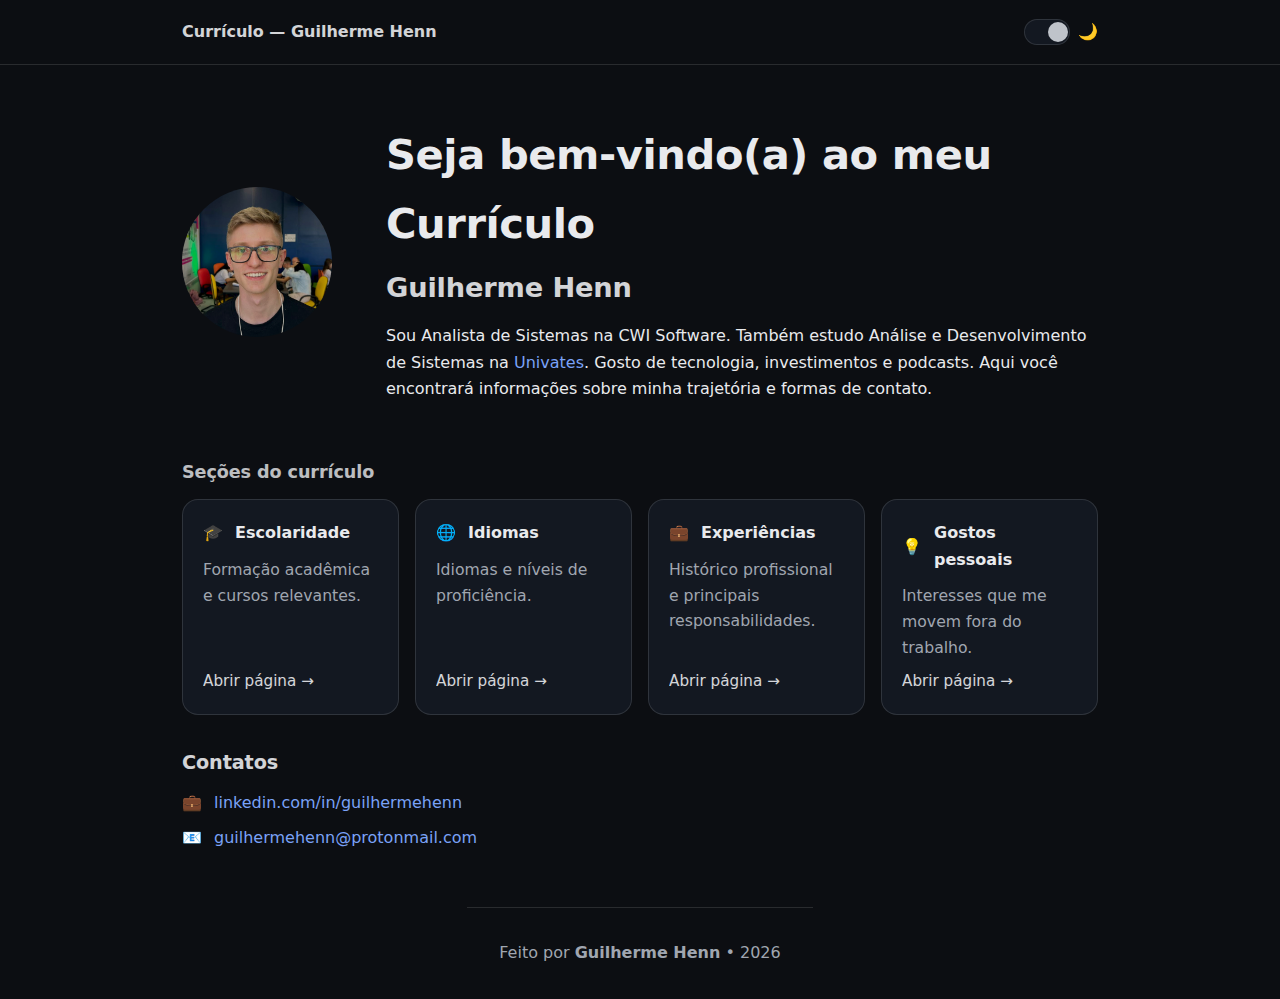
<file: index.html>
<!doctype html>
<html lang="pt-BR" data-theme="dark">
<head>
  <meta charset="utf-8" />
  <meta name="viewport" content="width=device-width, initial-scale=1" />
  <meta name="color-scheme" content="dark light">
  <title>Currículo — Guilherme Henn</title>
  <meta name="description" content="Currículo de Guilherme Henn — Analista de Sistemas na CWI Software. Trajetória, projetos e contato.">
  <link rel="stylesheet" href="./css/style.css">
</head>
<body>
  <!-- Cabeçalho -->
  <header class="topbar" aria-label="Cabeçalho do site">
    <div class="container topbar-inner">
      <div class="brand">Currículo — Guilherme Henn</div>
      <label class="switch" id="themeSwitchLabel" title="Alternar tema">
        <input type="checkbox" id="themeSwitch" aria-label="Alternar tema claro/escuro">
        <span class="slider" aria-hidden="true"></span>
        <span class="switch-emoji" id="switchEmoji" aria-hidden="true">🌙</span>
      </label>
    </div>
  </header>

  <main class="container">
    <!-- Intro -->
    <section class="intro" aria-labelledby="titulo-intro">
      <div class="perfil">
        <img
          src="./img/minha-foto.png"
          alt="Retrato de Guilherme Henn"
          class="foto-perfil"
          width="150" height="150"
          loading="lazy" decoding="async"
        />
      </div>
      <div class="texto">
        <h1 id="titulo-intro">Seja bem-vindo(a) ao meu Currículo</h1>
        <h2>Guilherme Henn</h2>
        <p>
          Sou Analista de Sistemas na CWI Software. Também estudo Análise e Desenvolvimento de Sistemas na
          <a href="https://www.univates.br/" target="_blank" rel="noopener noreferrer">Univates</a>.
          Gosto de tecnologia, investimentos e podcasts. Aqui você encontrará informações sobre minha trajetória e formas de contato.
        </p>
      </div>
    </section>

    <!-- Seções -->
    <section class="sections" aria-labelledby="titulo-sections">
      <h2 id="titulo-sections">Seções do currículo</h2>
      <div class="shortcut-grid">
        <a class="shortcut shortcut-lg" href="escolaridade.html">
          <div class="title">🎓 <span>Escolaridade</span></div>
          <p>Formação acadêmica e cursos relevantes.</p>
          <span class="cta">Abrir página →</span>
        </a>
        <a class="shortcut shortcut-lg" href="idiomas.html">
          <div class="title">🌐 <span>Idiomas</span></div>
          <p>Idiomas e níveis de proficiência.</p>
          <span class="cta">Abrir página →</span>
        </a>
        <a class="shortcut shortcut-lg" href="experiencias.html">
          <div class="title">💼 <span>Experiências</span></div>
          <p>Histórico profissional e principais responsabilidades.</p>
          <span class="cta">Abrir página →</span>
        </a>
        <a class="shortcut shortcut-lg" href="gostos.html">
          <div class="title">💡 <span>Gostos pessoais</span></div>
          <p>Interesses que me movem fora do trabalho.</p>
          <span class="cta">Abrir página →</span>
        </a>
      </div>
    </section>

    <!-- Contatos -->
    <section class="contacts" aria-labelledby="titulo-contatos">
      <h2 id="titulo-contatos">Contatos</h2>
      <ul class="contact-list">
        <li>
          <a class="contact-link" href="https://www.linkedin.com/in/guilhermehenn/" target="_blank" rel="noopener noreferrer">
            <span class="emoji" aria-hidden="true">💼</span>
            <span>linkedin.com/in/guilhermehenn</span>
          </a>
        </li>
        <li>
          <a class="contact-link" href="mailto:guilhermehenn@protonmail.com">
            <span class="emoji" aria-hidden="true">📧</span>
            <span>guilhermehenn@protonmail.com</span>
          </a>
        </li>
      </ul>
    </section>
  </main>

  <footer aria-label="Rodapé do site" class="container footer">
    <p>Feito por <strong>Guilherme Henn</strong> • <span id="year"></span></p>
  </footer>

  <script src="./js/script.js" defer></script>
</body>
</html>
</file>
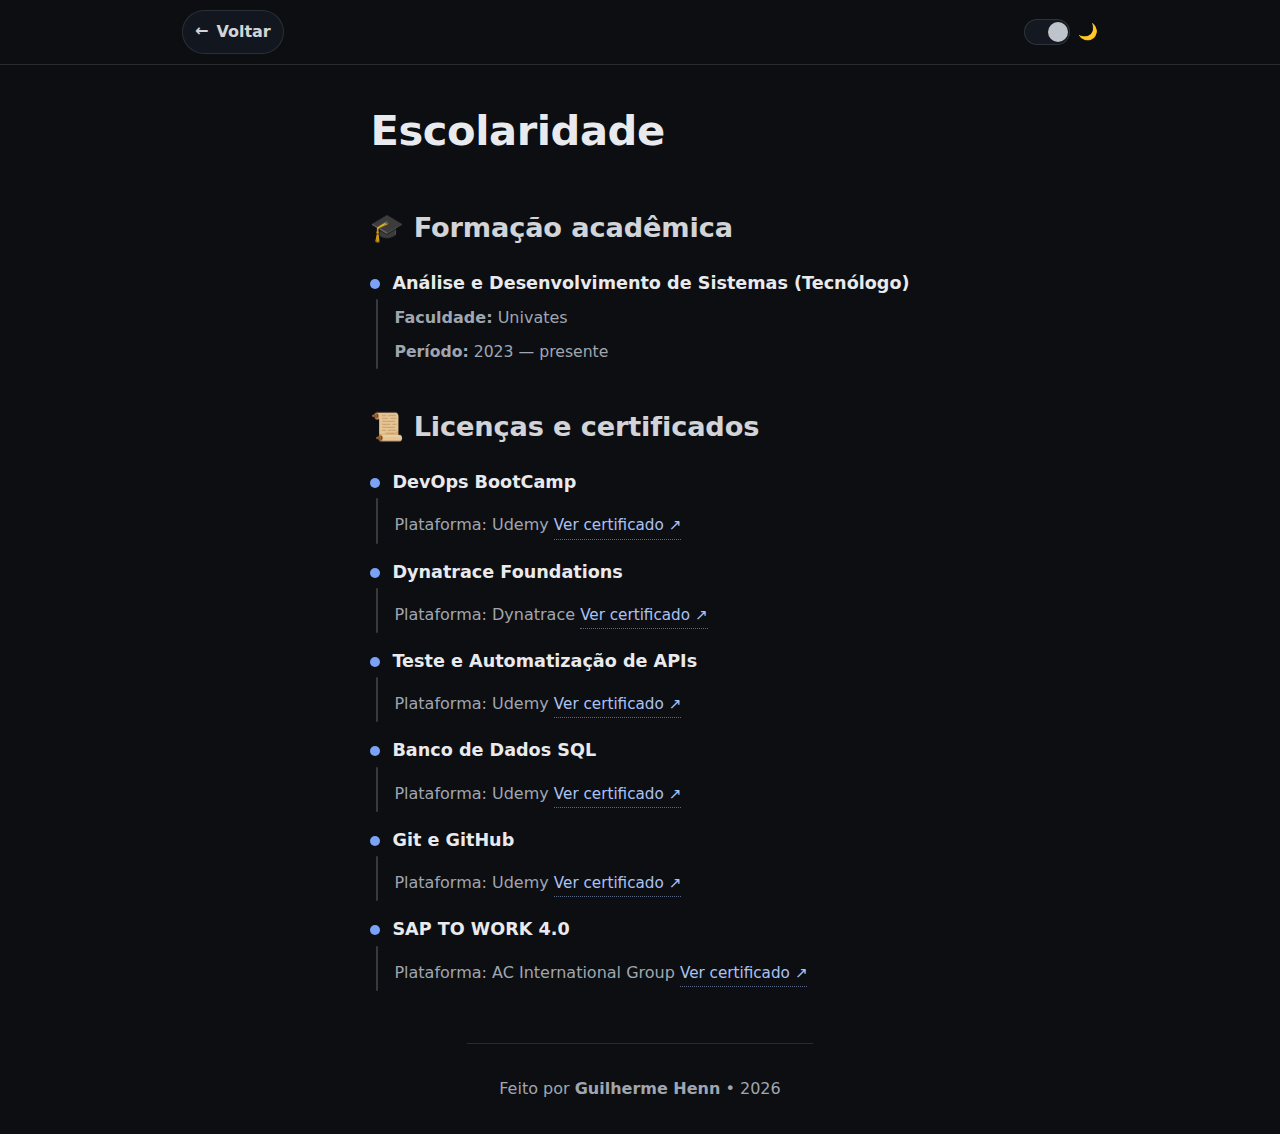
<file: escolaridade.html>
<!doctype html>
<html lang="pt-BR" data-theme="dark">
<head>
  <meta charset="utf-8" />
  <meta name="viewport" content="width=device-width, initial-scale=1" />
  <meta name="color-scheme" content="dark light">
  <title>Escolaridade — Guilherme Henn</title>
  <meta name="description" content="Formação acadêmica e certificados de Guilherme Henn.">
  <link rel="stylesheet" href="./css/style.css">
</head>
<body>
  <header class="topbar" aria-label="Cabeçalho do site">
    <div class="container topbar-inner">
      <div class="brand"><a href="index.html" class="brand-link">Voltar</a></div>
      <label class="switch" title="Alternar tema">
        <input type="checkbox" id="themeSwitch" aria-label="Alternar tema claro/escuro">
        <span class="slider" aria-hidden="true"></span>
        <span class="switch-emoji" id="switchEmoji" aria-hidden="true">🌙</span>
      </label>
    </div>
  </header>

  <main class="container">
    <h1>Escolaridade</h1>

    <section class="education-block" aria-labelledby="formacao">
      <h2 id="formacao">🎓 Formação acadêmica</h2>

      <ul class="edu-timeline">
        <li class="edu-item">
          <div class="edu-head">
            <span class="dot" aria-hidden="true"></span>
            <h3 class="edu-title">Análise e Desenvolvimento de Sistemas (Tecnólogo)</h3>
          </div>
          <div class="edu-body">
            <p class="edu-sub"><strong>Faculdade:</strong> Univates</p>
            <p class="edu-dates"><strong>Período:</strong> 2023 — presente</p>
          </div>
        </li>
      </ul>
    </section>

    <section class="education-block" aria-labelledby="certificados">
      <h2 id="certificados">📜 Licenças e certificados</h2>

      <ul class="cert-timeline">
        <li class="cert-item">
          <div class="cert-head">
            <span class="dot" aria-hidden="true"></span>
            <h3 class="cert-title">DevOps BootCamp</h3>
          </div>
          <div class="cert-body">
            <span class="cert-platform">Plataforma: Udemy</span>
            <a class="cert-link" href="https://drive.google.com/file/d/1ug7d21Tdp8vXVIGknGOIw13OTPRntxEQ/view?usp=sharing" target="_blank" rel="noopener noreferrer">Ver certificado ↗</a>
          </div>
        </li>
        <li class="cert-item">
          <div class="cert-head">
            <span class="dot" aria-hidden="true"></span>
            <h3 class="cert-title">Dynatrace Foundations</h3>
          </div>
          <div class="cert-body">
            <span class="cert-platform">Plataforma: Dynatrace</span>
            <a class="cert-link" href="https://drive.google.com/file/d/13G8OVN8kffuInPaghGd1hmrhLRNnXyQM/view?usp=sharing" target="_blank" rel="noopener noreferrer">Ver certificado ↗</a>
          </div>
        </li>
        <li class="cert-item">
          <div class="cert-head">
            <span class="dot" aria-hidden="true"></span>
            <h3 class="cert-title">Teste e Automatização de APIs</h3>
          </div>
          <div class="cert-body">
            <span class="cert-platform">Plataforma: Udemy</span>
            <a class="cert-link" href="https://drive.google.com/file/d/1Z-P7j1h7PSyw423lBSNmfkR_3f4Iqcvo/view?usp=sharing" target="_blank" rel="noopener noreferrer">Ver certificado ↗</a>
          </div>
        </li>
        <li class="cert-item">
          <div class="cert-head">
            <span class="dot" aria-hidden="true"></span>
            <h3 class="cert-title">Banco de Dados SQL</h3>
          </div>
          <div class="cert-body">
            <span class="cert-platform">Plataforma: Udemy</span>
            <a class="cert-link" href="https://drive.google.com/file/d/1_HiSHax8mkBX0iwAXPDMqDoeI_nur8Af/view?usp=sharing" target="_blank" rel="noopener noreferrer">Ver certificado ↗</a>
          </div>
        </li>
        <li class="cert-item">
          <div class="cert-head">
            <span class="dot" aria-hidden="true"></span>
            <h3 class="cert-title">Git e GitHub</h3>
          </div>
          <div class="cert-body">
            <span class="cert-platform">Plataforma: Udemy</span>
            <a class="cert-link" href="https://drive.google.com/file/d/17NVOmRgsOq34mG8qhy71EbasNcKSBqun/view?usp=sharing" target="_blank" rel="noopener noreferrer">Ver certificado ↗</a>
          </div>
        </li>
        <li class="cert-item">
          <div class="cert-head">
            <span class="dot" aria-hidden="true"></span>
            <h3 class="cert-title">SAP TO WORK 4.0</h3>
          </div>
          <div class="cert-body">
            <span class="cert-platform">Plataforma: AC International Group</span>
            <a class="cert-link" href="https://drive.google.com/file/d/1LuY0qEtc_Io4BvnniglsIHLYaVFP-zMr/view?usp=sharing" target="_blank" rel="noopener noreferrer">Ver certificado ↗</a>
          </div>
        </li>
      </ul>
    </section>
  </main>

  <footer class="container footer">
    <p>Feito por <strong>Guilherme Henn</strong> • <span id="year"></span></p>
  </footer>

  <script src="./js/script.js" defer></script>
</body>
</html>
</file>
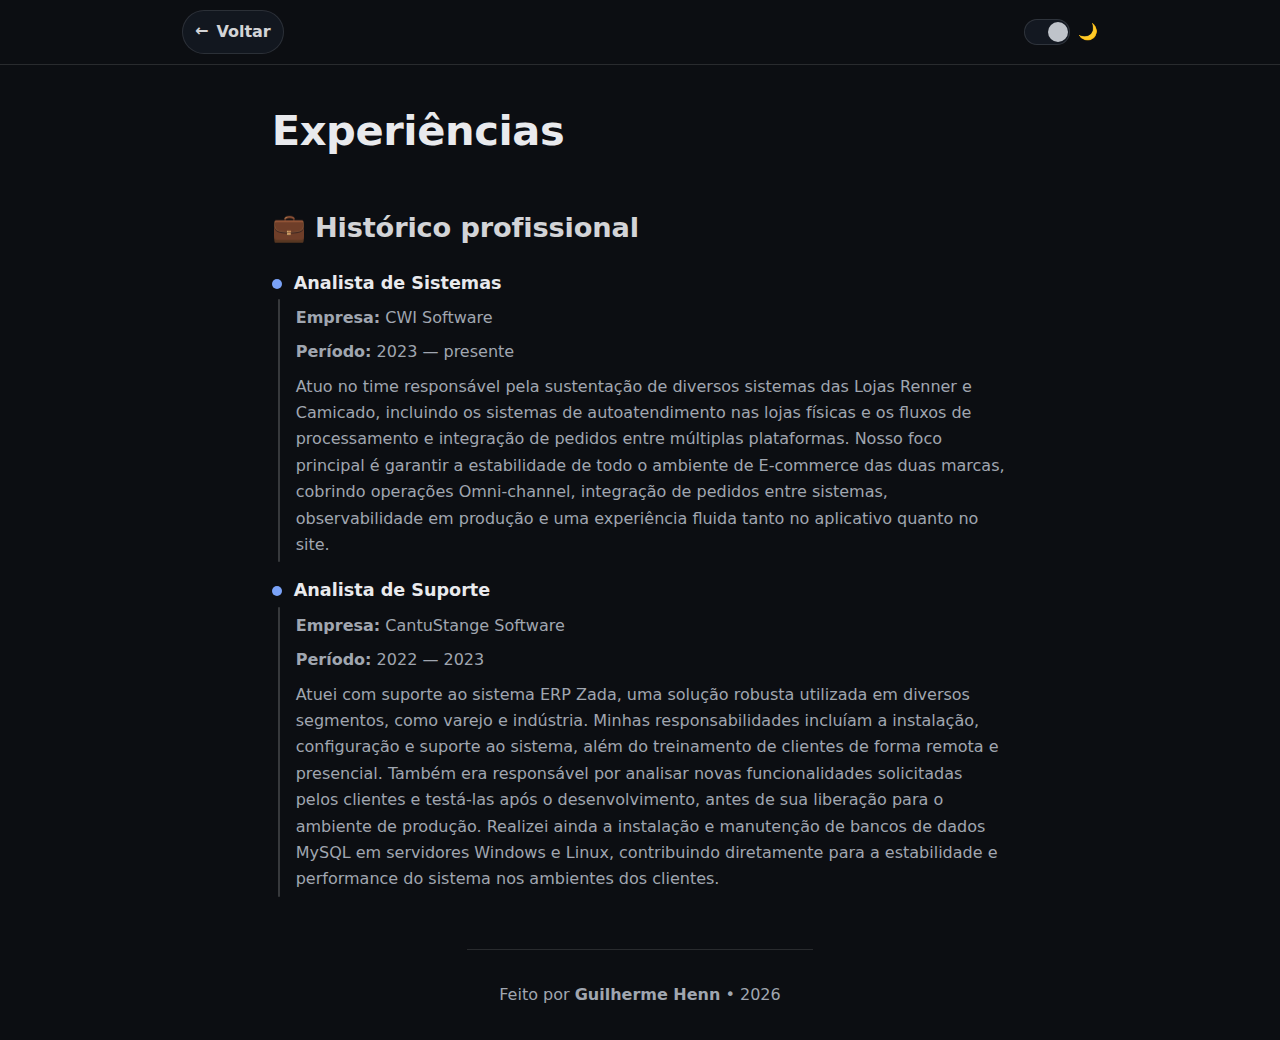
<file: experiencias.html>
<!doctype html>
<html lang="pt-BR" data-theme="dark">
<head>
  <meta charset="utf-8" />
  <meta name="viewport" content="width=device-width, initial-scale=1" />
  <meta name="color-scheme" content="dark light">
  <title>Experiências — Guilherme Henn</title>
  <meta name="description" content="Histórico profissional de Guilherme Henn.">
  <link rel="stylesheet" href="./css/style.css">
</head>
<body>
  <header class="topbar" aria-label="Cabeçalho do site">
    <div class="container topbar-inner">
      <div class="brand"><a href="index.html" class="brand-link">Voltar</a></div>
      <label class="switch" title="Alternar tema">
        <input type="checkbox" id="themeSwitch" aria-label="Alternar tema claro/escuro">
        <span class="slider" aria-hidden="true"></span>
        <span class="switch-emoji" id="switchEmoji" aria-hidden="true">🌙</span>
      </label>
    </div>
  </header>

  <main class="container">
    <h1>Experiências</h1>

    <section class="experience-block" aria-labelledby="exp">
      <h2 id="exp">💼 Histórico profissional</h2>

      <ul class="exp-timeline">
        <li class="exp-item">
          <div class="exp-head">
            <span class="dot" aria-hidden="true"></span>
            <h3 class="exp-role">Analista de Sistemas</h3>
          </div>
          <div class="exp-body">
            <p class="exp-company"><strong>Empresa:</strong> CWI Software</p>
            <p class="exp-dates"><strong>Período:</strong> 2023 — presente</p>
            <p class="exp-desc">Atuo no time responsável pela sustentação de diversos sistemas das Lojas Renner e Camicado, incluindo os sistemas de autoatendimento nas lojas físicas e os fluxos de processamento e integração de pedidos entre múltiplas plataformas. Nosso foco principal é garantir a estabilidade de todo o ambiente de E-commerce das duas marcas, cobrindo operações Omni-channel, integração de pedidos entre sistemas, observabilidade em produção e uma experiência fluida tanto no aplicativo quanto no site.</p>
          </div>
        </li>

        <li class="exp-item">
          <div class="exp-head">
            <span class="dot" aria-hidden="true"></span>
            <h3 class="exp-role">Analista de Suporte</h3>
          </div>
          <div class="exp-body">
            <p class="exp-company"><strong>Empresa:</strong> CantuStange Software</p>
            <p class="exp-dates"><strong>Período:</strong> 2022 — 2023</p>
            <p class="exp-desc">Atuei com suporte ao sistema ERP Zada, uma solução robusta utilizada em diversos segmentos, como varejo e indústria. Minhas responsabilidades incluíam a instalação, configuração e suporte ao sistema, além do treinamento de clientes de forma remota e presencial. Também era responsável por analisar novas funcionalidades solicitadas pelos clientes e testá-las após o desenvolvimento, antes de sua liberação para o ambiente de produção. Realizei ainda a instalação e manutenção de bancos de dados MySQL em servidores Windows e Linux, contribuindo diretamente para a estabilidade e performance do sistema nos ambientes dos clientes.</p>
          </div>
        </li>
      </ul>
    </section>
  </main>

  <footer class="container footer">
    <p>Feito por <strong>Guilherme Henn</strong> • <span id="year"></span></p>
  </footer>

  <script src="./js/script.js" defer></script>
</body>
</html>
</file>
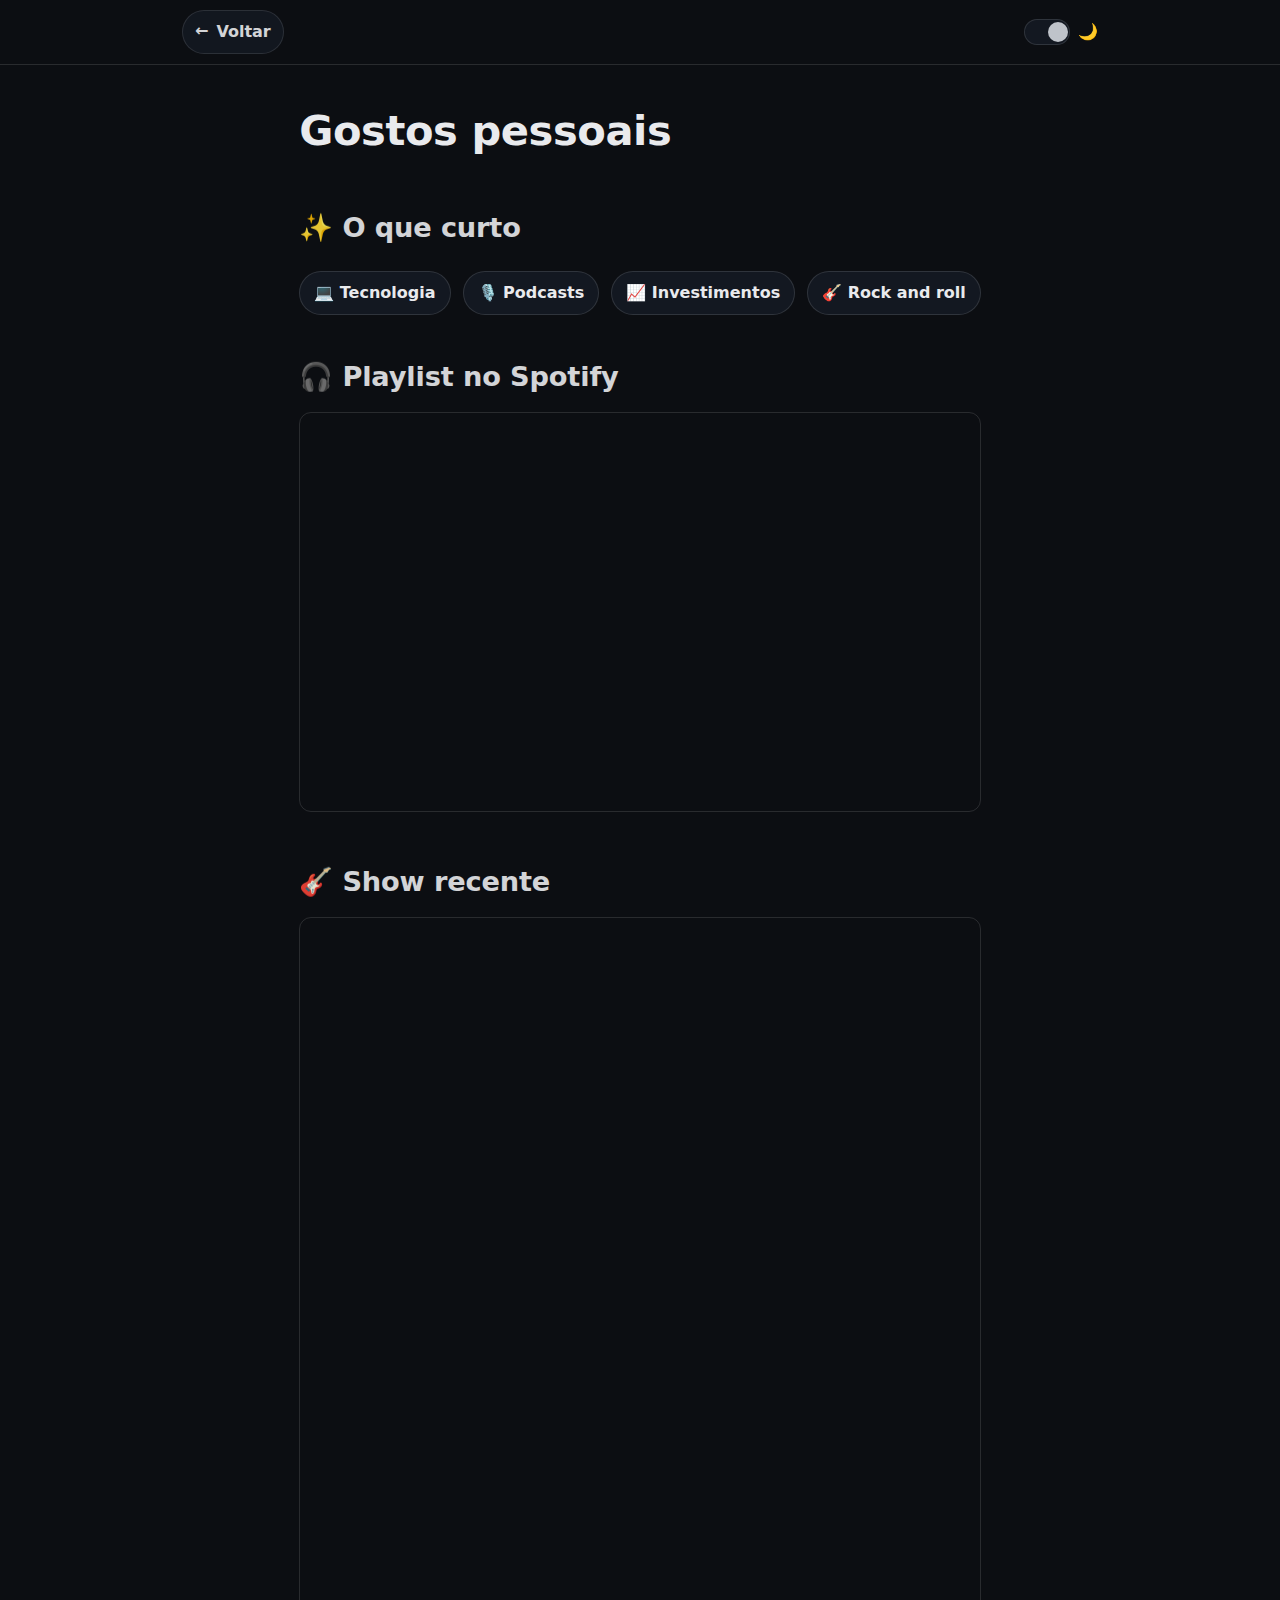
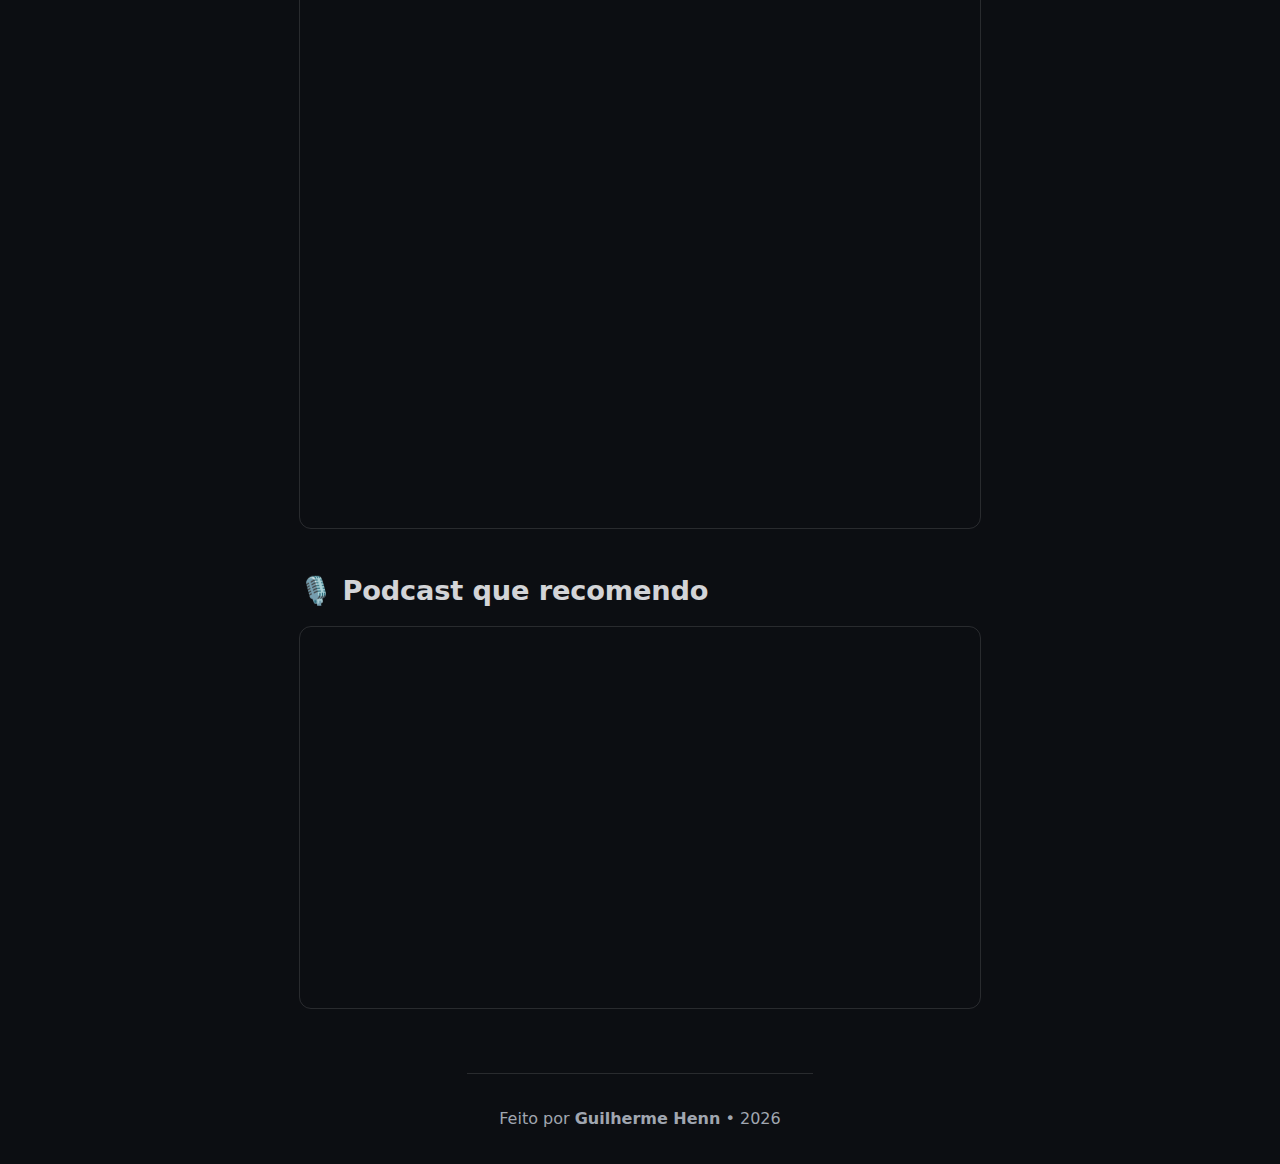
<file: gostos.html>
<!doctype html>
<html lang="pt-BR" data-theme="dark">
<head>
  <meta charset="utf-8" />
  <meta name="viewport" content="width=device-width, initial-scale=1" />
  <meta name="color-scheme" content="dark light">
  <title>Gostos pessoais — Guilherme Henn</title>
  <meta name="description" content="Tecnologia, podcasts, investimentos e rock and roll que o Guilherme curte.">
  <link rel="stylesheet" href="./css/style.css">
</head>
<body>
  <header class="topbar" aria-label="Cabeçalho do site">
    <div class="container topbar-inner">
      <div class="brand"><a href="index.html" class="brand-link">Voltar</a></div>
      <label class="switch" title="Alternar tema">
        <input type="checkbox" id="themeSwitch" aria-label="Alternar tema claro/escuro">
        <span class="slider" aria-hidden="true"></span>
        <span class="switch-emoji" id="switchEmoji" aria-hidden="true">🌙</span>
      </label>
    </div>
  </header>

  <main class="container">
    <h1>Gostos pessoais</h1>

    <section class="hobbies-block">
      <h2>✨ O que curto</h2>
      <ul class="hobby-chips">
        <li>💻 Tecnologia</li>
        <li>🎙️ Podcasts</li>
        <li>📈 Investimentos</li>
        <li>🎸 Rock and roll</li>
      </ul>
    </section>

    <section class="media-block">
      <h2>🎧 Playlist no Spotify</h2>
      <div class="spotify-embed">
        <iframe
          data-testid="embed-iframe"
          title="Playlist do Spotify de Guilherme Henn"
          style="border-radius:12px"
          src="https://open.spotify.com/embed/playlist/3etDs6PaqyYE9RkOFqrwZ7?utm_source=generator&theme=0"
          width="100%" height="352" frameborder="0"
          allow="autoplay; clipboard-write; encrypted-media; fullscreen; picture-in-picture"
          loading="lazy">
        </iframe>
      </div>
    </section>

    <section class="media-block">
      <h2>🎸 Show recente</h2>
      <div class="video-embed vertical">
        <iframe 
          src="https://www.youtube.com/embed/dCfq9VBoAEI"
          title="Show RHCP - Porto Alegre 2024"
          allow="accelerometer; autoplay; clipboard-write; encrypted-media; gyroscope; picture-in-picture; web-share"
          referrerpolicy="strict-origin-when-cross-origin"
          allowfullscreen
          loading="lazy">
        </iframe>
      </div>
    </section>

    <section class="media-block">
      <h2>🎙️ Podcast que recomendo</h2>
      <div class="video-embed horizontal">
        <iframe 
          src="https://www.youtube.com/embed/Gd6aSyT2NqE"
          title="MARIO SERGIO CORTELLA - Flow #474"
          allow="accelerometer; autoplay; clipboard-write; encrypted-media; gyroscope; picture-in-picture; web-share"
          referrerpolicy="strict-origin-when-cross-origin"
          allowfullscreen
          loading="lazy">
        </iframe>
      </div>
    </section>
  </main>

  <footer class="container footer">
    <p>Feito por <strong>Guilherme Henn</strong> • <span id="year"></span></p>
  </footer>

  <script src="./js/script.js" defer></script>
</body>
</html>
</file>
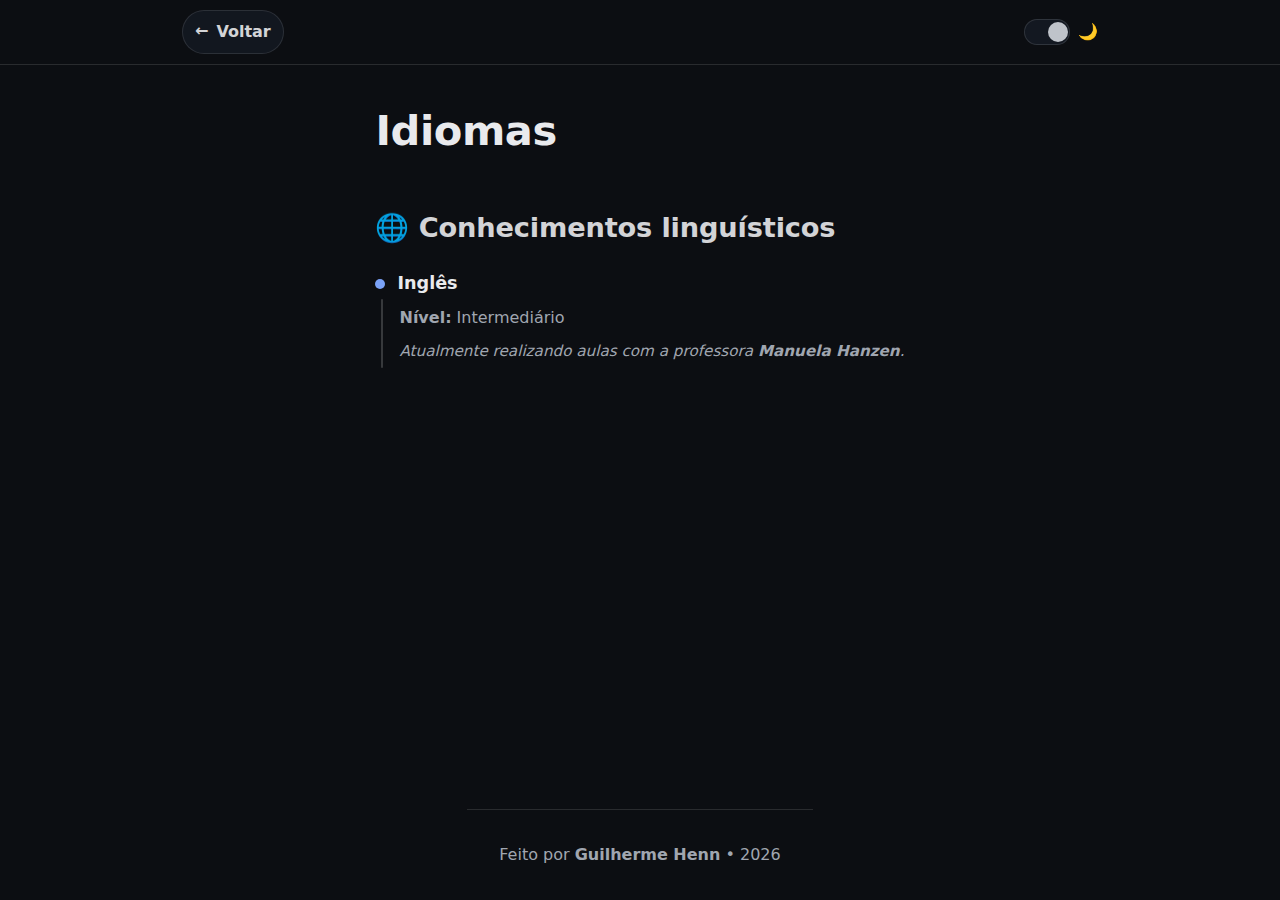
<file: idiomas.html>
<!doctype html>
<html lang="pt-BR" data-theme="dark">
<head>
  <meta charset="utf-8" />
  <meta name="viewport" content="width=device-width, initial-scale=1" />
  <meta name="color-scheme" content="dark light">
  <title>Idiomas — Guilherme Henn</title>
  <meta name="description" content="Idiomas e nível de proficiência de Guilherme Henn.">
  <link rel="stylesheet" href="./css/style.css">
</head>
<body>
  <header class="topbar" aria-label="Cabeçalho do site">
    <div class="container topbar-inner">
      <div class="brand"><a href="index.html" class="brand-link">Voltar</a></div>
      <label class="switch" title="Alternar tema">
        <input type="checkbox" id="themeSwitch" aria-label="Alternar tema claro/escuro">
        <span class="slider" aria-hidden="true"></span>
        <span class="switch-emoji" id="switchEmoji" aria-hidden="true">🌙</span>
      </label>
    </div>
  </header>

  <main class="container">
    <h1>Idiomas</h1>

    <section class="languages-block" aria-labelledby="idiomas">
      <h2 id="idiomas">🌐 Conhecimentos linguísticos</h2>

      <ul class="lang-timeline">
        <li class="lang-item">
          <div class="lang-head">
            <span class="dot" aria-hidden="true"></span>
            <h3 class="lang-title">Inglês</h3>
          </div>
          <div class="lang-body">
            <p class="lang-level"><strong>Nível:</strong> Intermediário</p>
            <p class="lang-note">Atualmente realizando aulas com a professora <strong>Manuela Hanzen</strong>.</p>
          </div>
        </li>
      </ul>
    </section>
  </main>

  <footer class="container footer">
    <p>Feito por <strong>Guilherme Henn</strong> • <span id="year"></span></p>
  </footer>

  <script src="./js/script.js" defer></script>
</body>
</html>
</file>
<file: css/style.css>
/* ===== Tema (dark por padrão) ===== */
:root{
  --bg: #0c0e12;
  --text: #e9eaed;
  --muted: #a0a6b0;
  --card: #131821;
  --ring: rgba(255,255,255,0.12);
  --maxw: 980px;
  --accent: #7aa2f7;

  --switch-track: var(--card);
  --switch-knob: #bfc3ca;

  /* Escala de espaçamentos */
  --space-1: 4px;
  --space-2: 8px;
  --space-3: 12px;
  --space-4: 16px;
  --space-5: 20px;
  --space-6: 24px;
  --space-7: 32px;
  --space-8: 40px;
  --space-9: 56px;

  /* Timeline */
  --tl-x: 6px;
  --tl-color-dark: rgba(255,255,255,.18);
  --tl-color-light: rgba(0,0,0,.14);

  /* Links discretos */
  --link-muted: color-mix(in srgb, var(--accent) 55%, var(--text));
}
:root[data-theme="light"]{
  --bg: #ffffff;
  --text: #111213;
  --muted: #62666c;
  --card: #f6f7f9;
  --ring: rgba(0,0,0,0.08);
  --accent: #5865f2;

  --switch-track: var(--card);
  --switch-knob: #1a1d24;

  --tl-color-light: rgba(0,0,0,.18);
  --link-muted: color-mix(in srgb, var(--accent) 55%, #444);
}
:root[data-theme="dark"]{
  --bg: #0c0e12;
  --text: #e9eaed;
  --muted: #a0a6b0;
  --card: #131821;
  --ring: rgba(255,255,255,0.12);
  --accent: #7aa2f7;

  --switch-track: var(--card);
  --switch-knob: #bfc3ca;
}

*,
*::before,
*::after { box-sizing: border-box; }

html { font-size: 16px; scroll-behavior: smooth; }
body {
  margin: 0;
  background: var(--bg);
  color: var(--text);
  font-family: -apple-system, system-ui, "Segoe UI", Roboto, Ubuntu, Cantarell,
               "Noto Sans", "Helvetica Neue", Arial, sans-serif;
  line-height: 1.65;
  transition: background .2s ease, color .2s ease;
  min-height: 100vh;
  display: flex;
  flex-direction: column;
}

:where(h1, h2, p) { margin: 0; }

h1 { font-size: 2.6rem; font-weight: 700; letter-spacing: -0.01em; margin-bottom: var(--space-8); }
h2 { font-size: 1.7rem; font-weight: 600; letter-spacing: -0.005em; opacity: 0.9; margin-bottom: var(--space-5); }
p  { font-size: 1rem; max-width: 70ch; color: var(--text); }

/* Links de texto (padrão) */
a { color: var(--accent); text-decoration: none; }
a:hover { text-decoration: underline; }

/* ===== Layout ===== */
.container { max-width: var(--maxw); margin: 0 auto; padding: var(--space-7); }
main { flex: 1; }
.footer { border-top: 1px solid var(--ring); margin-top: var(--space-6); }
.footer p { color: var(--muted); }

/* Topbar */
.topbar { border-bottom: 1px solid var(--ring); background: var(--bg); }
.topbar-inner { display: flex; align-items: center; justify-content: space-between; height: 56px; }
.brand { font-weight: 600; opacity: .9; }

/* Intro (index) */
.intro { display: grid; grid-template-columns: 180px 1fr; gap: var(--space-6); align-items: center; padding-block: var(--space-6); }
.intro .texto :where(h1){ margin-bottom: var(--space-2); }
.intro .texto :where(h2){ margin-bottom: var(--space-3); }
.foto-perfil { width: 150px; height: 150px; object-fit: cover; border-radius: 50%; display: block; }

/* ===== Switch ===== */
.switch { display: inline-flex; align-items: center; gap: var(--space-2); cursor: pointer; }
.switch input { position: absolute; opacity: 0; width: 0; height: 0; }
.slider {
  position: relative; width: 46px; height: 26px;
  background: var(--switch-track); border: 1px solid var(--ring); border-radius: 999px;
}
.slider::after {
  content: ""; position: absolute; top: 50%; left: 3px;
  width: 20px; height: 20px; border-radius: 50%;
  background: var(--switch-knob);
  transform: translateY(-50%);
  transition: transform .2s ease, background .2s ease;
}
.switch input:checked + .slider::after { transform: translate(20px, -50%); }
.switch-emoji { font-size: 1rem; }

/* ===== Seções (index) ===== */
.sections{ margin-top: var(--space-7); }
.sections h2{ font-size: 1.1rem; opacity: .8; margin-bottom: var(--space-3); }

.shortcut-grid{ display: grid; grid-template-columns: repeat(2,1fr); gap: var(--space-4); }
@media (min-width:980px){ .shortcut-grid{ grid-template-columns: repeat(4,1fr); } }

.shortcut{
  display: grid; grid-template-rows: auto 1fr auto; gap: var(--space-2);
  padding: var(--space-5); min-height: 148px;
  border-radius: 16px; background: var(--card); border: 1px solid var(--ring);
  color: var(--text);
  transition: transform .08s ease, box-shadow .12s ease;
  text-decoration: none;
}
.shortcut:hover,
.shortcut:focus,
.shortcut:active,
.shortcut:focus-visible{ text-decoration: none; }
.shortcut:hover{ transform: translateY(-1px); box-shadow: 0 8px 24px var(--ring); }
.shortcut .title{ display: flex; align-items: center; gap: var(--space-3); font-weight: 700; margin-bottom: 2px; }
.shortcut p{ font-size: .98rem; color: var(--muted); max-width: none; }
.shortcut .cta{ font-size: .95rem; opacity: .9; }

/* ===== Contatos (index) ===== */
.contacts{ margin-top: var(--space-7); }
.contacts h2{ font-size: 1.2rem; margin-bottom: var(--space-3); }
.contact-list{ list-style: none; padding: 0; margin: 0; display: grid; gap: var(--space-2); }
.contact-link{ display: inline-flex; align-items: center; gap: var(--space-3); color: var(--accent); text-decoration: none; font-weight: 500; }
.contact-link:hover{ text-decoration: underline; }
.emoji{ width: 1.25em; display: inline-flex; justify-content: center; }

/* ===== Link "Voltar" ===== */
.brand-link{
  display: inline-flex; align-items: center; gap: var(--space-2); padding: 8px 12px;
  border-radius: 999px; background: var(--card); border: 1px solid var(--ring);
  color: var(--text); text-decoration: none;
  transition: transform .08s ease, box-shadow .12s ease;
}
.brand-link::before{ content: "←"; transform: translateY(-1px); }
.brand-link:hover,
.brand-link:focus,
.brand-link:active,
.brand-link:focus-visible{ text-decoration: none; }
.brand-link:hover{ transform: translateY(-1px); box-shadow: 0 8px 24px var(--ring); }
.brand-link:focus-visible,
.shortcut:focus-visible{ outline: 2px solid var(--accent); outline-offset: 2px; }

/* ===== Escolaridade — timeline DOT + traço vertical ===== */
.education-block { margin-top: var(--space-8); }
.edu-timeline{ list-style: none; margin: var(--space-3) 0 0; padding: 0; display: grid; gap: var(--space-5); }
.edu-item .edu-head{ display: inline-flex; align-items: center; gap: var(--space-3); }
.edu-item .dot{ width: 10px; height: 10px; border-radius: 50%; background: var(--accent); flex: 0 0 10px; }
.edu-title{ font-weight: 700; font-size: 1.1rem; line-height: 1.25; margin: 0; }
.edu-body{ position: relative; padding-left: var(--space-6); margin-top: var(--space-2); }
.edu-sub{ color: var(--muted); margin-top: var(--space-2); }
.edu-dates{ color: var(--muted); margin-top: var(--space-2); font-size: .98rem; }
.edu-body::before{ content: ""; position: absolute; left: var(--tl-x); top: -6px; bottom: -4px; width: 2px; background: var(--tl-color-dark); border-radius: 1px; }
:root[data-theme="light"] .edu-body::before{ background: var(--tl-color-light); }

/* ===== Certificados — timeline ===== */
.cert-timeline{ list-style: none; margin: var(--space-3) 0 0; padding: 0; display: grid; gap: var(--space-5); }
.cert-item .cert-head{ display: inline-flex; align-items: center; gap: var(--space-3); }
.cert-item .dot{ width: 10px; height: 10px; border-radius: 50%; background: var(--accent); flex: 0 0 10px; }
.cert-title{ font-weight: 700; font-size: 1.1rem; line-height: 1.25; margin: 0; }
.cert-body{ position: relative; padding-left: var(--space-6); margin-top: var(--space-2); }
.cert-platform{ color: var(--muted); font-size: 1rem; display: inline-block; margin-top: var(--space-2); }
.cert-link{ display: inline-block; margin-top: var(--space-2); font-size: .95rem; color: var(--link-muted); text-decoration: none; border-bottom: 1px dotted color-mix(in srgb, var(--link-muted) 50%, transparent); }
.cert-link:hover{ color: var(--accent); border-bottom-style: solid; text-decoration: none; }
.cert-body::before{ content: ""; position: absolute; left: var(--tl-x); top: -6px; bottom: -4px; width: 2px; background: var(--tl-color-dark); border-radius: 1px; }
:root[data-theme="light"] .cert-body::before{ background: var(--tl-color-light); }

/* ===== Experiências — timeline ===== */
.exp-timeline{ list-style: none; margin: var(--space-3) 0 0; padding: 0; display: grid; gap: var(--space-5); }
.exp-item .exp-head{ display: inline-flex; align-items: center; gap: var(--space-3); }
.exp-item .dot{ width: 10px; height: 10px; border-radius: 50%; background: var(--accent); flex: 0 0 10px; }
.exp-role{ font-weight: 700; font-size: 1.1rem; line-height: 1.25; margin: 0; }
.exp-body{ position: relative; padding-left: var(--space-6); margin-top: var(--space-2); }
.exp-company, .exp-dates, .exp-desc{ margin-top: var(--space-2); color: var(--muted); font-size: 1rem; }
.exp-body::before{ content: ""; position: absolute; left: var(--tl-x); top: -6px; bottom: -4px; width: 2px; background: var(--tl-color-dark); border-radius: 1px; }
:root[data-theme="light"] .exp-body::before{ background: var(--tl-color-light); }

/* ===== Idiomas — timeline ===== */
.lang-timeline{ list-style: none; margin: var(--space-3) 0 0; padding: 0; display: grid; gap: var(--space-5); }
.lang-item .lang-head{ display: inline-flex; align-items: center; gap: var(--space-3); }
.lang-item .dot{ width: 10px; height: 10px; border-radius: 50%; background: var(--accent); flex: 0 0 10px; }
.lang-title{ font-weight: 700; font-size: 1.1rem; line-height: 1.25; margin: 0; }
.lang-body{ position: relative; padding-left: var(--space-6); margin-top: var(--space-2); }
.lang-body::before{ content: ""; position: absolute; left: var(--tl-x); top: -6px; bottom: -4px; width: 2px; background: var(--tl-color-dark); border-radius: 1px; }
:root[data-theme="light"] .lang-body::before{ background: var(--tl-color-light); }
.lang-level{ color: var(--muted); margin-top: var(--space-2); }
.lang-note{ margin-top: var(--space-2); font-size: .95rem; color: var(--muted); font-style: italic; }

/* ===== Gostos pessoais ===== */
.hobbies-block{ margin-top: var(--space-8); }
.hobby-chips{
  list-style: none;
  padding: 0;
  margin: var(--space-4) 0 var(--space-6);
  display: flex;
  flex-wrap: wrap;
  gap: var(--space-3);
}
.hobby-chips li{
  padding: 8px 14px;
  border-radius: 999px;
  background: var(--card);
  border: 1px solid var(--ring);
  font-weight: 600;
}

.media-block{ margin-top: var(--space-8); }
.media-block h2{ margin-bottom: var(--space-3); }

/* Spotify */
.spotify-embed iframe{
  width: 100%;
  border-radius: 12px;
  border: 1px solid var(--ring);
  height: 400px;
}

/* Vídeos YouTube responsivos */
.video-embed{
  position: relative;
  width: 100%;
  border-radius: 12px;
  overflow: hidden;
  border: 1px solid var(--ring);
  margin-bottom: var(--space-2);
}
.video-embed iframe{
  position: absolute; inset: 0;
  width: 100%; height: 100%;
  border: 0;
}
/* proporções diferentes */
.video-embed.horizontal{ aspect-ratio: 16 / 9; }
.video-embed.vertical{ aspect-ratio: 9 / 16; }
</file>
